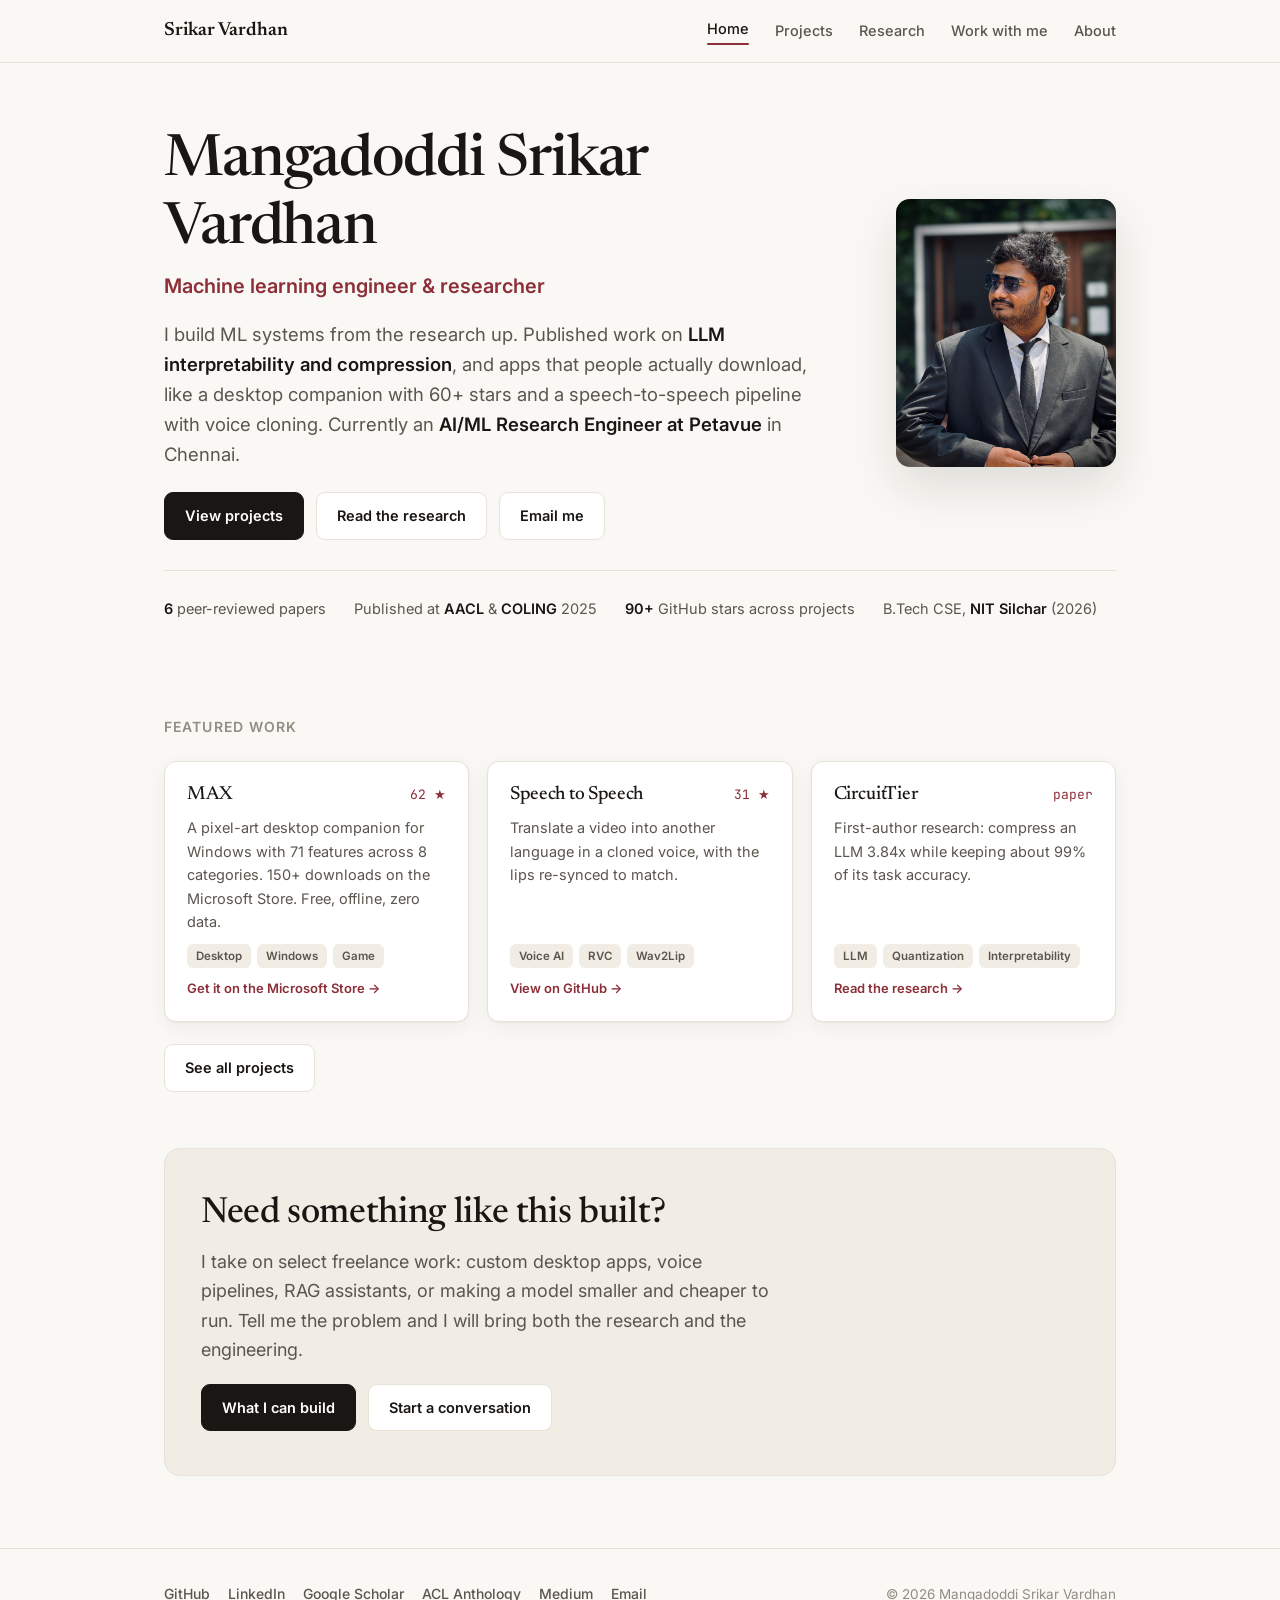
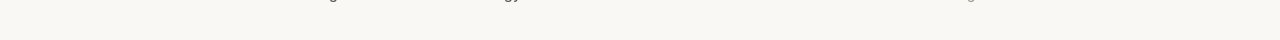
<file: index.html>
<!DOCTYPE html>
<html lang="en">
<head>
<meta charset="UTF-8" />
<meta name="viewport" content="width=device-width, initial-scale=1.0" />
<meta name="google-site-verification" content="_giff-Z99PPqWG6jwAdF71aa-b0ksn58nrspqtu5eDM" />
<title>Mangadoddi Srikar Vardhan — ML Researcher & Engineer</title>
<meta name="description" content="Mangadoddi Srikar Vardhan (Srikar Vardhan). AI/ML research engineer at Petavue. LLM interpretability and compression, voice AI, RAG, NLP. Published at AACL and COLING 2025." />
<link rel="canonical" href="https://srikarvardhan.me/" />
<meta property="og:title" content="Mangadoddi Srikar Vardhan — ML Researcher & Engineer" />
<meta property="og:description" content="I build ML systems end to end: published research on LLM interpretability and compression, plus apps people download." />
<meta property="og:url" content="https://srikarvardhan.me" />
<link rel="preconnect" href="https://fonts.googleapis.com" />
<link rel="preconnect" href="https://fonts.gstatic.com" crossorigin />
<link href="https://fonts.googleapis.com/css2?family=Newsreader:opsz,wght@6..72,400;6..72,500;6..72,600;6..72,700&family=Inter:wght@400;500;600;700&family=JetBrains+Mono:wght@400;500&display=swap" rel="stylesheet" />
<link rel="stylesheet" href="style.css" />
</head>
<body>

<nav>
  <div class="wrap nav-inner">
    <a href="index.html" class="nav-name">Srikar Vardhan</a>
    <div class="nav-links">
      <a href="index.html" class="current">Home</a>
      <a href="projects.html">Projects</a>
      <a href="research.html">Research</a>
      <a href="services.html">Work with me</a>
      <a href="about.html">About</a>
    </div>
  </div>
</nav>

<main class="wrap">

  <!-- HERO -->
  <section class="hero">
    <div class="hero-grid">
      <div>
        <h1>Mangadoddi Srikar Vardhan</h1>
        <div class="sub">Machine learning engineer & researcher</div>
        <p>
          I build ML systems from the research up. Published work on
          <b>LLM interpretability and compression</b>, and apps that people actually download,
          like a desktop companion with 60+ stars and a speech-to-speech pipeline with voice cloning.
          Currently an <b>AI/ML Research Engineer at Petavue</b> in Chennai.
        </p>
        <div class="btns" style="margin-top:22px">
          <a class="btn solid" href="projects.html">View projects</a>
          <a class="btn" href="research.html">Read the research</a>
          <a class="btn" href="https://mail.google.com/mail/?view=cm&fs=1&to=srikarvardhan2005@gmail.com" target="_blank" rel="noopener">Email me</a>
        </div>
      </div>
      <img class="portrait" src="srikar.jpeg" alt="Srikar Vardhan" style="object-position: 50% 20%;"
           onerror="this.outerHTML='&lt;div class=\'portrait-fallback\'&gt;SV&lt;/div&gt;'" />
    </div>

    <div class="facts">
      <div class="fact"><b>6</b> peer-reviewed papers</div>
      <div class="fact">Published at <b>AACL</b> &amp; <b>COLING</b> 2025</div>
      <div class="fact"><b>90+</b> GitHub stars across projects</div>
      <div class="fact">B.Tech CSE, <b>NIT Silchar</b> (2026)</div>
    </div>
  </section>

  <!-- FEATURED WORK -->
  <section class="reveal">
    <div class="sec-title">Featured work</div>
    <div class="grid cols-3">
      <a class="card" href="https://apps.microsoft.com/detail/9PNMMDNHJW9J" target="_blank" rel="noopener">
        <div class="card-top"><h3>MAX</h3><span class="stars">62 ★</span></div>
        <div class="desc">A pixel-art desktop companion for Windows with 71 features across 8 categories. 150+ downloads on the Microsoft Store. Free, offline, zero data.</div>
        <div class="tags"><span class="tag">Desktop</span><span class="tag">Windows</span><span class="tag">Game</span></div>
        <span class="go">Get it on the Microsoft Store →</span>
      </a>
      <a class="card" href="https://github.com/M-SRIKAR-VARDHAN/speech-to-speech-with-lipsync" target="_blank" rel="noopener">
        <div class="card-top"><h3>Speech to Speech</h3><span class="stars">31 ★</span></div>
        <div class="desc">Translate a video into another language in a cloned voice, with the lips re-synced to match.</div>
        <div class="tags"><span class="tag">Voice AI</span><span class="tag">RVC</span><span class="tag">Wav2Lip</span></div>
        <span class="go">View on GitHub →</span>
      </a>
      <a class="card" href="research.html">
        <div class="card-top"><h3>CircuitTier</h3><span class="stars">paper</span></div>
        <div class="desc">First-author research: compress an LLM 3.84x while keeping about 99% of its task accuracy.</div>
        <div class="tags"><span class="tag">LLM</span><span class="tag">Quantization</span><span class="tag">Interpretability</span></div>
        <span class="go">Read the research →</span>
      </a>
    </div>
    <div class="btns" style="margin-top:22px">
      <a class="btn" href="projects.html">See all projects</a>
    </div>
  </section>

  <!-- WORK WITH ME TEASER -->
  <section class="reveal">
    <div class="contact">
      <h2>Need something like this built?</h2>
      <p class="muted">I take on select freelance work: custom desktop apps, voice pipelines, RAG assistants, or making a model smaller and cheaper to run. Tell me the problem and I will bring both the research and the engineering.</p>
      <div class="btns" style="margin-top:20px">
        <a class="btn solid" href="services.html">What I can build</a>
        <a class="btn" href="https://mail.google.com/mail/?view=cm&fs=1&to=srikarvardhan2005@gmail.com" target="_blank" rel="noopener">Start a conversation</a>
      </div>
    </div>
  </section>

</main>

<footer>
  <div class="wrap foot-inner">
    <div class="foot-links">
      <a href="https://github.com/M-SRIKAR-VARDHAN" target="_blank" rel="noopener">GitHub</a>
      <a href="https://www.linkedin.com/in/srikar-vardhan/" target="_blank" rel="noopener">LinkedIn</a>
      <a href="https://scholar.google.com/citations?user=3X9GIJ8AAAAJ&hl=en" target="_blank" rel="noopener">Google Scholar</a>
      <a href="https://aclanthology.org/people/mangadoddi-srikar-vardhan/unverified/" target="_blank" rel="noopener">ACL Anthology</a>
      <a href="https://medium.com/@srikarvardhan2005" target="_blank" rel="noopener">Medium</a>
      <a href="mailto:srikarvardhan2005@gmail.com">Email</a>
    </div>
    <div class="foot-copy">© <span id="y"></span> Mangadoddi Srikar Vardhan</div>
  </div>
</footer>

<script type="application/ld+json">
{
  "@context": "https://schema.org",
  "@type": "Person",
  "name": "Mangadoddi Srikar Vardhan",
  "alternateName": "Srikar Vardhan",
  "url": "https://srikarvardhan.me",
  "email": "mailto:srikarvardhan2005@gmail.com",
  "jobTitle": "AI/ML Research Engineer",
  "worksFor": { "@type": "Organization", "name": "Petavue" },
  "alumniOf": { "@type": "CollegeOrUniversity", "name": "National Institute of Technology Silchar" },
  "knowsAbout": ["LLM interpretability", "Model compression", "Quantization", "NLP", "Machine learning", "RAG", "Speech AI"],
  "sameAs": [
    "https://github.com/M-SRIKAR-VARDHAN",
    "https://www.linkedin.com/in/srikar-vardhan/",
    "https://scholar.google.com/citations?user=3X9GIJ8AAAAJ&hl=en",
    "https://aclanthology.org/people/mangadoddi-srikar-vardhan/unverified/",
    "https://medium.com/@srikarvardhan2005"
  ]
}
</script>
<script>document.getElementById('y').textContent = new Date().getFullYear();</script>
<script src="script.js"></script>
</body>
</html>
</file>
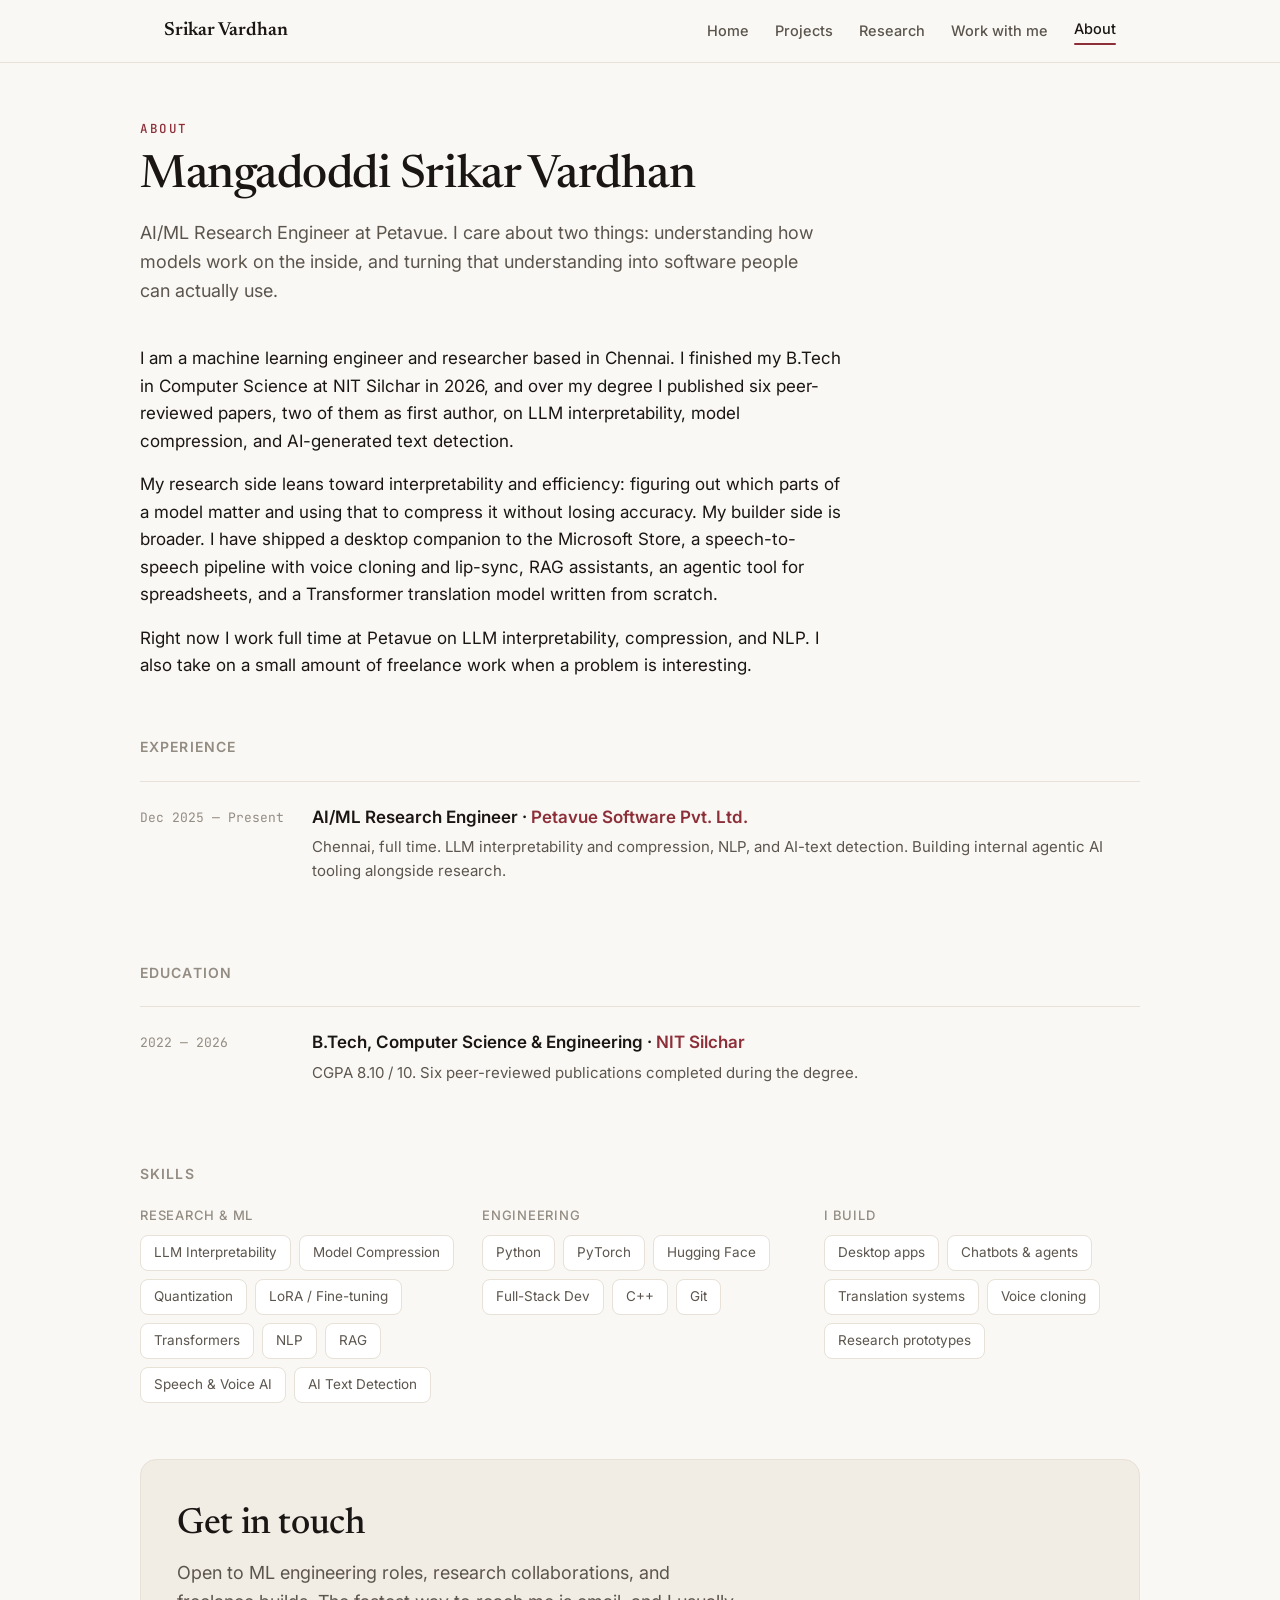
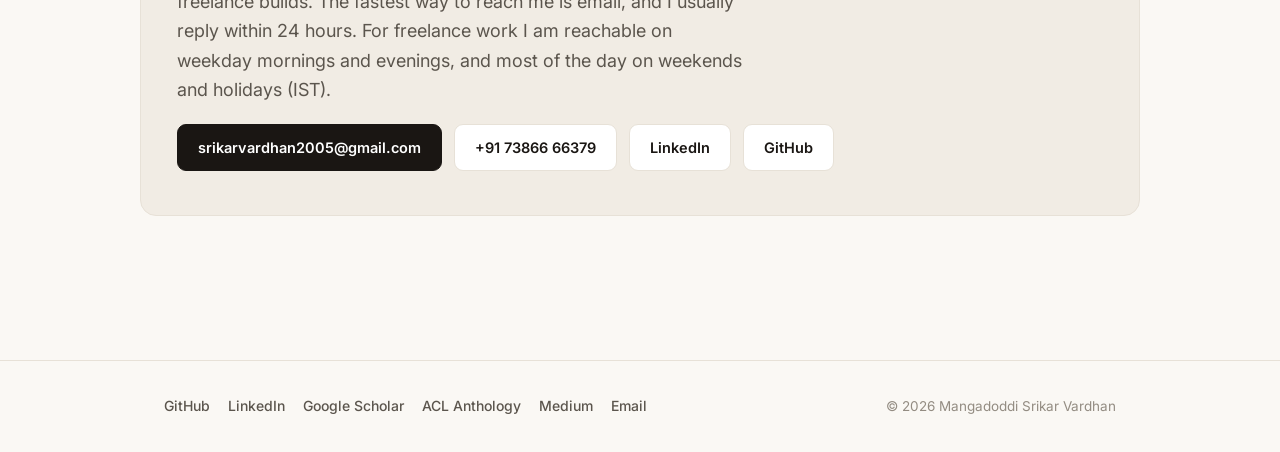
<file: about.html>
<!DOCTYPE html>
<html lang="en">
<head>
<meta charset="UTF-8" />
<meta name="viewport" content="width=device-width, initial-scale=1.0" />
<title>About — Mangadoddi Srikar Vardhan</title>
<link rel="canonical" href="https://srikarvardhan.me/about.html" />
<meta name="description" content="About Mangadoddi Srikar Vardhan: AI/ML Research Engineer at Petavue, B.Tech CSE from NIT Silchar, with six peer-reviewed publications." />
<link rel="preconnect" href="https://fonts.googleapis.com" />
<link rel="preconnect" href="https://fonts.gstatic.com" crossorigin />
<link href="https://fonts.googleapis.com/css2?family=Newsreader:opsz,wght@6..72,400;6..72,500;6..72,600;6..72,700&family=Inter:wght@400;500;600;700&family=JetBrains+Mono:wght@400;500&display=swap" rel="stylesheet" />
<link rel="stylesheet" href="style.css" />
</head>
<body>

<nav>
  <div class="wrap nav-inner">
    <a href="index.html" class="nav-name">Srikar Vardhan</a>
    <div class="nav-links">
      <a href="index.html">Home</a>
      <a href="projects.html">Projects</a>
      <a href="research.html">Research</a>
      <a href="services.html">Work with me</a>
      <a href="about.html" class="current">About</a>
    </div>
  </div>
</nav>

<main class="wrap page">
  <div class="page-head">
    <div class="kicker">About</div>
    <h1>Mangadoddi Srikar Vardhan</h1>
    <p>AI/ML Research Engineer at Petavue. I care about two things: understanding how models work on the inside, and turning that understanding into software people can actually use.</p>
  </div>

  <section>
    <div style="max-width:64ch">
      <p>I am a machine learning engineer and researcher based in Chennai. I finished my B.Tech in Computer Science at NIT Silchar in 2026, and over my degree I published six peer-reviewed papers, two of them as first author, on LLM interpretability, model compression, and AI-generated text detection.</p>
      <p>My research side leans toward interpretability and efficiency: figuring out which parts of a model matter and using that to compress it without losing accuracy. My builder side is broader. I have shipped a desktop companion to the Microsoft Store, a speech-to-speech pipeline with voice cloning and lip-sync, RAG assistants, an agentic tool for spreadsheets, and a Transformer translation model written from scratch.</p>
      <p>Right now I work full time at Petavue on LLM interpretability, compression, and NLP. I also take on a small amount of freelance work when a problem is interesting.</p>
    </div>
  </section>

  <section>
    <div class="sec-title">Experience</div>
    <div class="tl">
      <div class="when">Dec 2025 — Present</div>
      <div>
        <div class="role">AI/ML Research Engineer · <span class="org">Petavue Software Pvt. Ltd.</span></div>
        <div class="what">Chennai, full time. LLM interpretability and compression, NLP, and AI-text detection. Building internal agentic AI tooling alongside research.</div>
      </div>
    </div>
  </section>

  <section>
    <div class="sec-title">Education</div>
    <div class="tl">
      <div class="when">2022 — 2026</div>
      <div>
        <div class="role">B.Tech, Computer Science &amp; Engineering · <span class="org">NIT Silchar</span></div>
        <div class="what">CGPA 8.10 / 10. Six peer-reviewed publications completed during the degree.</div>
      </div>
    </div>
  </section>

  <section>
    <div class="sec-title">Skills</div>
    <div class="skills">
      <div>
        <h4>Research &amp; ML</h4>
        <div class="chips">
          <span class="chip">LLM Interpretability</span>
          <span class="chip">Model Compression</span>
          <span class="chip">Quantization</span>
          <span class="chip">LoRA / Fine-tuning</span>
          <span class="chip">Transformers</span>
          <span class="chip">NLP</span>
          <span class="chip">RAG</span>
          <span class="chip">Speech &amp; Voice AI</span>
          <span class="chip">AI Text Detection</span>
        </div>
      </div>
      <div>
        <h4>Engineering</h4>
        <div class="chips">
          <span class="chip">Python</span>
          <span class="chip">PyTorch</span>
          <span class="chip">Hugging Face</span>
          <span class="chip">Full-Stack Dev</span>
          <span class="chip">C++</span>
          <span class="chip">Git</span>
        </div>
      </div>
      <div>
        <h4>I build</h4>
        <div class="chips">
          <span class="chip">Desktop apps</span>
          <span class="chip">Chatbots &amp; agents</span>
          <span class="chip">Translation systems</span>
          <span class="chip">Voice cloning</span>
          <span class="chip">Research prototypes</span>
        </div>
      </div>
    </div>
  </section>

  <section>
    <div class="contact">
      <h2>Get in touch</h2>
      <p class="muted">Open to ML engineering roles, research collaborations, and freelance builds. The fastest way to reach me is email, and I usually reply within 24 hours. For freelance work I am reachable on weekday mornings and evenings, and most of the day on weekends and holidays (IST).</p>
      <div class="btns" style="margin-top:20px">
        <a class="btn solid" href="https://mail.google.com/mail/?view=cm&fs=1&to=srikarvardhan2005@gmail.com" target="_blank" rel="noopener">srikarvardhan2005@gmail.com</a>
        <a class="btn" href="tel:+917386666379">+91 73866 66379</a>
        <a class="btn" href="https://www.linkedin.com/in/srikar-vardhan/" target="_blank" rel="noopener">LinkedIn</a>
        <a class="btn" href="https://github.com/M-SRIKAR-VARDHAN" target="_blank" rel="noopener">GitHub</a>
      </div>
    </div>
  </section>

</main>

<footer>
  <div class="wrap foot-inner">
    <div class="foot-links">
      <a href="https://github.com/M-SRIKAR-VARDHAN" target="_blank" rel="noopener">GitHub</a>
      <a href="https://www.linkedin.com/in/srikar-vardhan/" target="_blank" rel="noopener">LinkedIn</a>
      <a href="https://scholar.google.com/citations?user=3X9GIJ8AAAAJ&hl=en" target="_blank" rel="noopener">Google Scholar</a>
      <a href="https://aclanthology.org/people/mangadoddi-srikar-vardhan/unverified/" target="_blank" rel="noopener">ACL Anthology</a>
      <a href="https://medium.com/@srikarvardhan2005" target="_blank" rel="noopener">Medium</a>
      <a href="mailto:srikarvardhan2005@gmail.com">Email</a>
    </div>
    <div class="foot-copy">© <span id="y"></span> Mangadoddi Srikar Vardhan</div>
  </div>
</footer>

<script>document.getElementById('y').textContent = new Date().getFullYear();</script>
<script src="script.js"></script>
</body>
</html>
</file>
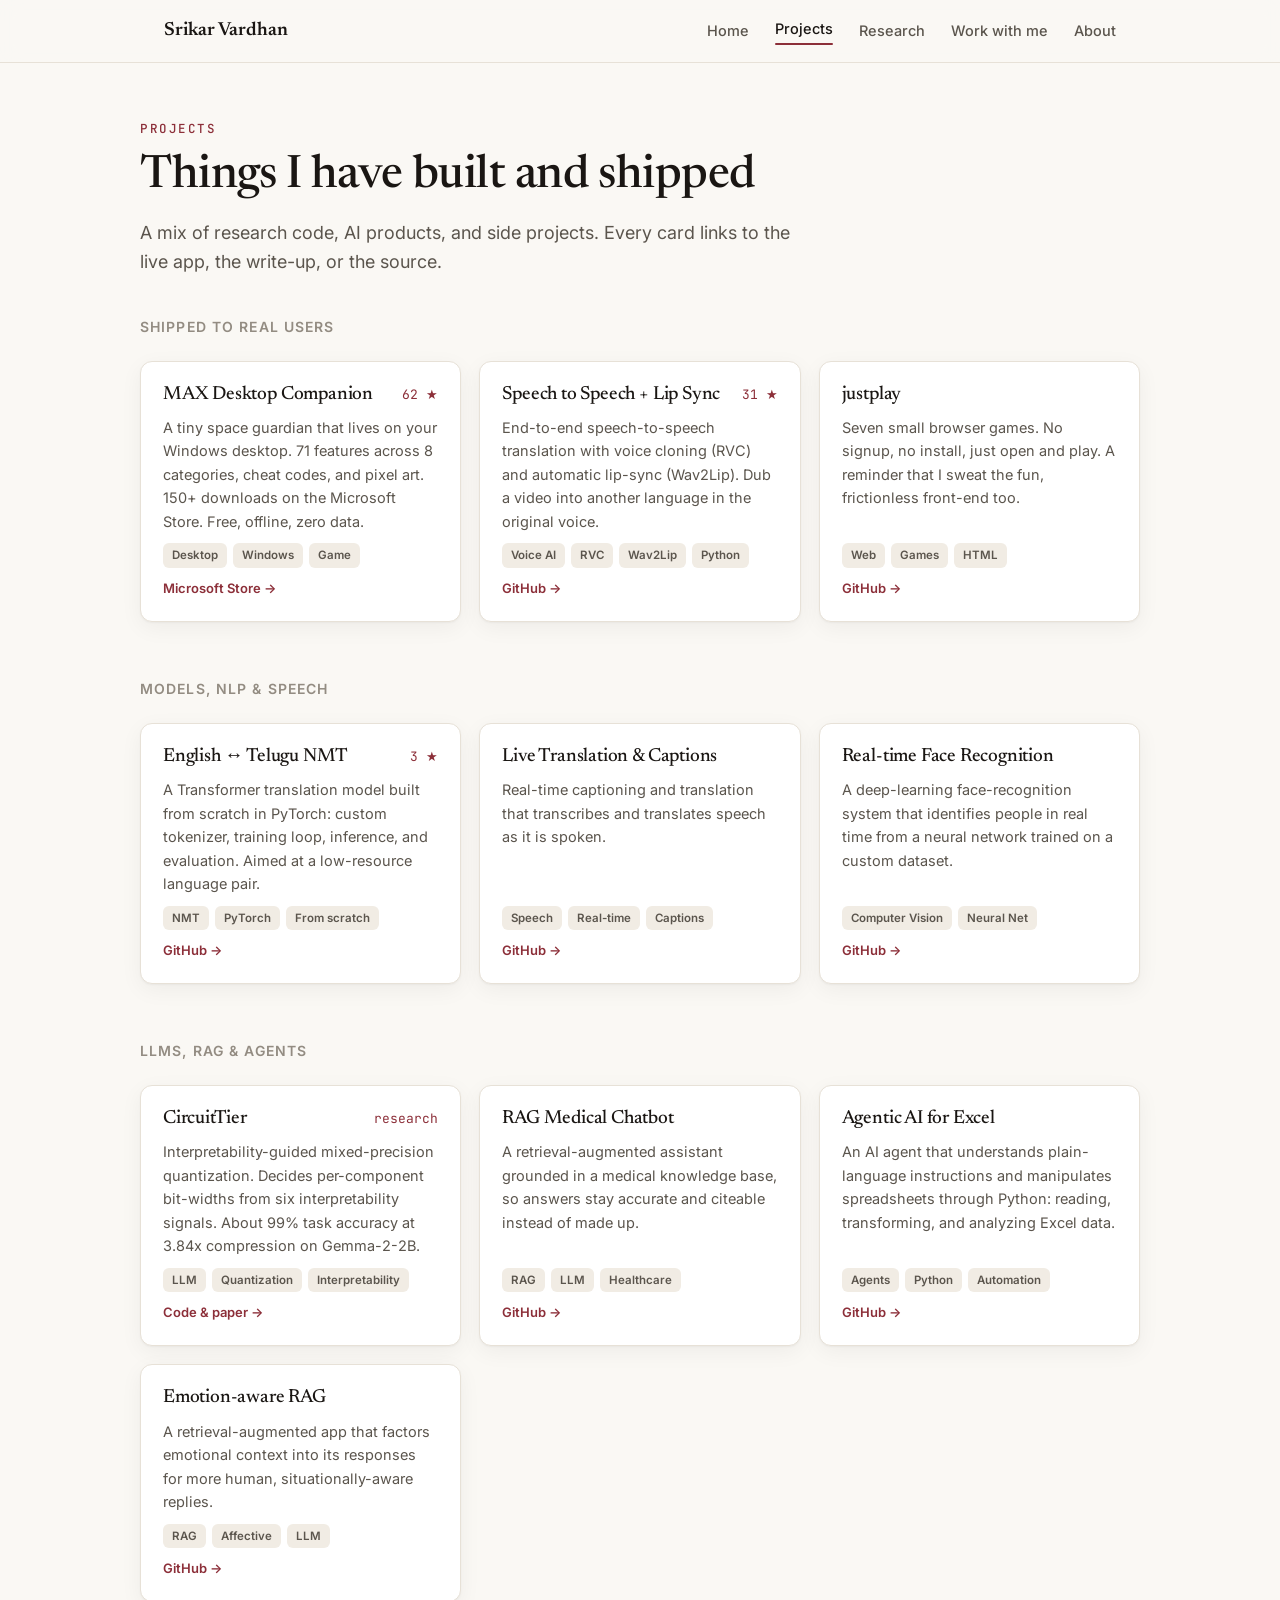
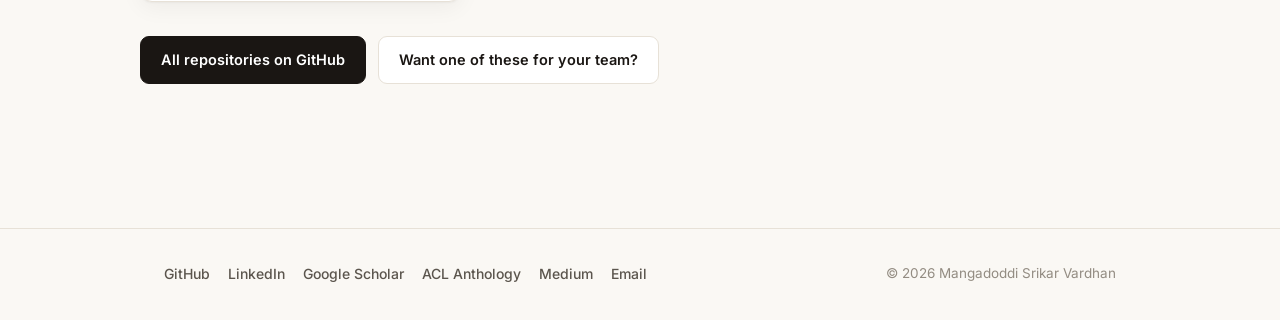
<file: projects.html>
<!DOCTYPE html>
<html lang="en">
<head>
<meta charset="UTF-8" />
<meta name="viewport" content="width=device-width, initial-scale=1.0" />
<title>Projects — Mangadoddi Srikar Vardhan</title>
<link rel="canonical" href="https://srikarvardhan.me/projects.html" />
<meta name="description" content="Projects by Srikar Vardhan: MAX desktop companion, speech-to-speech with lip-sync, Transformer NMT, RAG chatbots, agentic AI, and more." />
<link rel="preconnect" href="https://fonts.googleapis.com" />
<link rel="preconnect" href="https://fonts.gstatic.com" crossorigin />
<link href="https://fonts.googleapis.com/css2?family=Newsreader:opsz,wght@6..72,400;6..72,500;6..72,600;6..72,700&family=Inter:wght@400;500;600;700&family=JetBrains+Mono:wght@400;500&display=swap" rel="stylesheet" />
<link rel="stylesheet" href="style.css" />
</head>
<body>

<nav>
  <div class="wrap nav-inner">
    <a href="index.html" class="nav-name">Srikar Vardhan</a>
    <div class="nav-links">
      <a href="index.html">Home</a>
      <a href="projects.html" class="current">Projects</a>
      <a href="research.html">Research</a>
      <a href="services.html">Work with me</a>
      <a href="about.html">About</a>
    </div>
  </div>
</nav>

<main class="wrap page">
  <div class="page-head">
    <div class="kicker">Projects</div>
    <h1>Things I have built and shipped</h1>
    <p>A mix of research code, AI products, and side projects. Every card links to the live app, the write-up, or the source.</p>
  </div>

  <section>
    <div class="sec-title">Shipped to real users</div>
    <div class="grid cols-3">

      <a class="card" href="https://apps.microsoft.com/detail/9PNMMDNHJW9J" target="_blank" rel="noopener">
        <div class="card-top"><h3>MAX Desktop Companion</h3><span class="stars">62 ★</span></div>
        <div class="desc">A tiny space guardian that lives on your Windows desktop. 71 features across 8 categories, cheat codes, and pixel art. 150+ downloads on the Microsoft Store. Free, offline, zero data.</div>
        <div class="tags"><span class="tag">Desktop</span><span class="tag">Windows</span><span class="tag">Game</span></div>
        <span class="go">Microsoft Store →</span>
      </a>

      <a class="card" href="https://github.com/M-SRIKAR-VARDHAN/speech-to-speech-with-lipsync" target="_blank" rel="noopener">
        <div class="card-top"><h3>Speech to Speech + Lip Sync</h3><span class="stars">31 ★</span></div>
        <div class="desc">End-to-end speech-to-speech translation with voice cloning (RVC) and automatic lip-sync (Wav2Lip). Dub a video into another language in the original voice.</div>
        <div class="tags"><span class="tag">Voice AI</span><span class="tag">RVC</span><span class="tag">Wav2Lip</span><span class="tag">Python</span></div>
        <span class="go">GitHub →</span>
      </a>

      <a class="card" href="https://github.com/M-SRIKAR-VARDHAN/justplay" target="_blank" rel="noopener">
        <div class="card-top"><h3>justplay</h3></div>
        <div class="desc">Seven small browser games. No signup, no install, just open and play. A reminder that I sweat the fun, frictionless front-end too.</div>
        <div class="tags"><span class="tag">Web</span><span class="tag">Games</span><span class="tag">HTML</span></div>
        <span class="go">GitHub →</span>
      </a>

    </div>
  </section>

  <section>
    <div class="sec-title">Models, NLP &amp; speech</div>
    <div class="grid cols-3">

      <a class="card" href="https://github.com/M-SRIKAR-VARDHAN/eng-te-Transformer-NMT" target="_blank" rel="noopener">
        <div class="card-top"><h3>English ↔ Telugu NMT</h3><span class="stars">3 ★</span></div>
        <div class="desc">A Transformer translation model built from scratch in PyTorch: custom tokenizer, training loop, inference, and evaluation. Aimed at a low-resource language pair.</div>
        <div class="tags"><span class="tag">NMT</span><span class="tag">PyTorch</span><span class="tag">From scratch</span></div>
        <span class="go">GitHub →</span>
      </a>

      <a class="card" href="https://github.com/M-SRIKAR-VARDHAN/live_translation" target="_blank" rel="noopener">
        <div class="card-top"><h3>Live Translation &amp; Captions</h3></div>
        <div class="desc">Real-time captioning and translation that transcribes and translates speech as it is spoken.</div>
        <div class="tags"><span class="tag">Speech</span><span class="tag">Real-time</span><span class="tag">Captions</span></div>
        <span class="go">GitHub →</span>
      </a>

      <a class="card" href="https://github.com/M-SRIKAR-VARDHAN/Neural-network-for-real-time-face-recognition" target="_blank" rel="noopener">
        <div class="card-top"><h3>Real-time Face Recognition</h3></div>
        <div class="desc">A deep-learning face-recognition system that identifies people in real time from a neural network trained on a custom dataset.</div>
        <div class="tags"><span class="tag">Computer Vision</span><span class="tag">Neural Net</span></div>
        <span class="go">GitHub →</span>
      </a>

    </div>
  </section>

  <section>
    <div class="sec-title">LLMs, RAG &amp; agents</div>
    <div class="grid cols-3">

      <a class="card" href="https://github.com/M-SRIKAR-VARDHAN/circuit-tier-anon" target="_blank" rel="noopener">
        <div class="card-top"><h3>CircuitTier</h3><span class="stars">research</span></div>
        <div class="desc">Interpretability-guided mixed-precision quantization. Decides per-component bit-widths from six interpretability signals. About 99% task accuracy at 3.84x compression on Gemma-2-2B.</div>
        <div class="tags"><span class="tag">LLM</span><span class="tag">Quantization</span><span class="tag">Interpretability</span></div>
        <span class="go">Code &amp; paper →</span>
      </a>

      <a class="card" href="https://github.com/M-SRIKAR-VARDHAN/RAG-Medical-Chatbot" target="_blank" rel="noopener">
        <div class="card-top"><h3>RAG Medical Chatbot</h3></div>
        <div class="desc">A retrieval-augmented assistant grounded in a medical knowledge base, so answers stay accurate and citeable instead of made up.</div>
        <div class="tags"><span class="tag">RAG</span><span class="tag">LLM</span><span class="tag">Healthcare</span></div>
        <span class="go">GitHub →</span>
      </a>

      <a class="card" href="https://github.com/M-SRIKAR-VARDHAN/petavue_assesment" target="_blank" rel="noopener">
        <div class="card-top"><h3>Agentic AI for Excel</h3></div>
        <div class="desc">An AI agent that understands plain-language instructions and manipulates spreadsheets through Python: reading, transforming, and analyzing Excel data.</div>
        <div class="tags"><span class="tag">Agents</span><span class="tag">Python</span><span class="tag">Automation</span></div>
        <span class="go">GitHub →</span>
      </a>

      <a class="card" href="https://github.com/M-SRIKAR-VARDHAN/emotion_rag_app" target="_blank" rel="noopener">
        <div class="card-top"><h3>Emotion-aware RAG</h3></div>
        <div class="desc">A retrieval-augmented app that factors emotional context into its responses for more human, situationally-aware replies.</div>
        <div class="tags"><span class="tag">RAG</span><span class="tag">Affective</span><span class="tag">LLM</span></div>
        <span class="go">GitHub →</span>
      </a>

    </div>
  </section>

  <div class="btns" style="margin-top:34px">
    <a class="btn solid" href="https://github.com/M-SRIKAR-VARDHAN?tab=repositories" target="_blank" rel="noopener">All repositories on GitHub</a>
    <a class="btn" href="services.html">Want one of these for your team?</a>
  </div>

</main>

<footer>
  <div class="wrap foot-inner">
    <div class="foot-links">
      <a href="https://github.com/M-SRIKAR-VARDHAN" target="_blank" rel="noopener">GitHub</a>
      <a href="https://www.linkedin.com/in/srikar-vardhan/" target="_blank" rel="noopener">LinkedIn</a>
      <a href="https://scholar.google.com/citations?user=3X9GIJ8AAAAJ&hl=en" target="_blank" rel="noopener">Google Scholar</a>
      <a href="https://aclanthology.org/people/mangadoddi-srikar-vardhan/unverified/" target="_blank" rel="noopener">ACL Anthology</a>
      <a href="https://medium.com/@srikarvardhan2005" target="_blank" rel="noopener">Medium</a>
      <a href="mailto:srikarvardhan2005@gmail.com">Email</a>
    </div>
    <div class="foot-copy">© <span id="y"></span> Mangadoddi Srikar Vardhan</div>
  </div>
</footer>

<script>document.getElementById('y').textContent = new Date().getFullYear();</script>
<script src="script.js"></script>
</body>
</html>
</file>
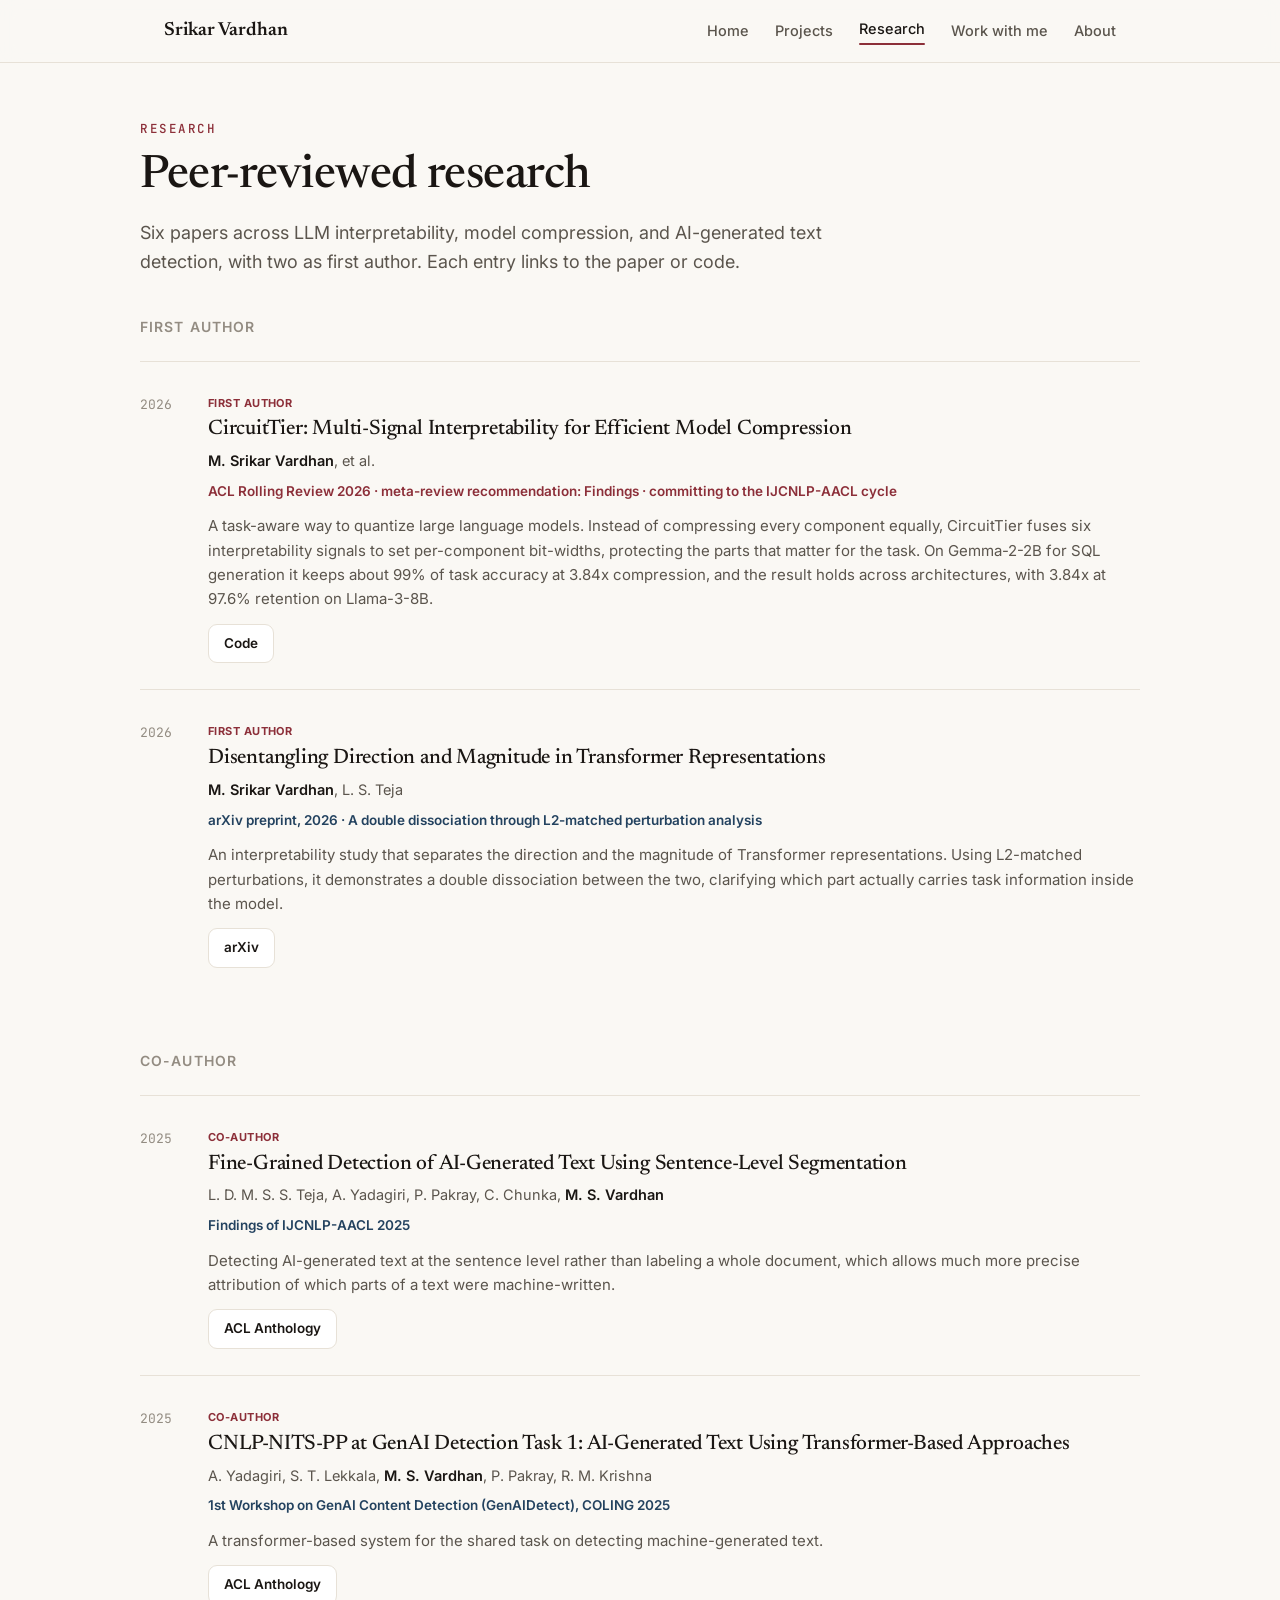
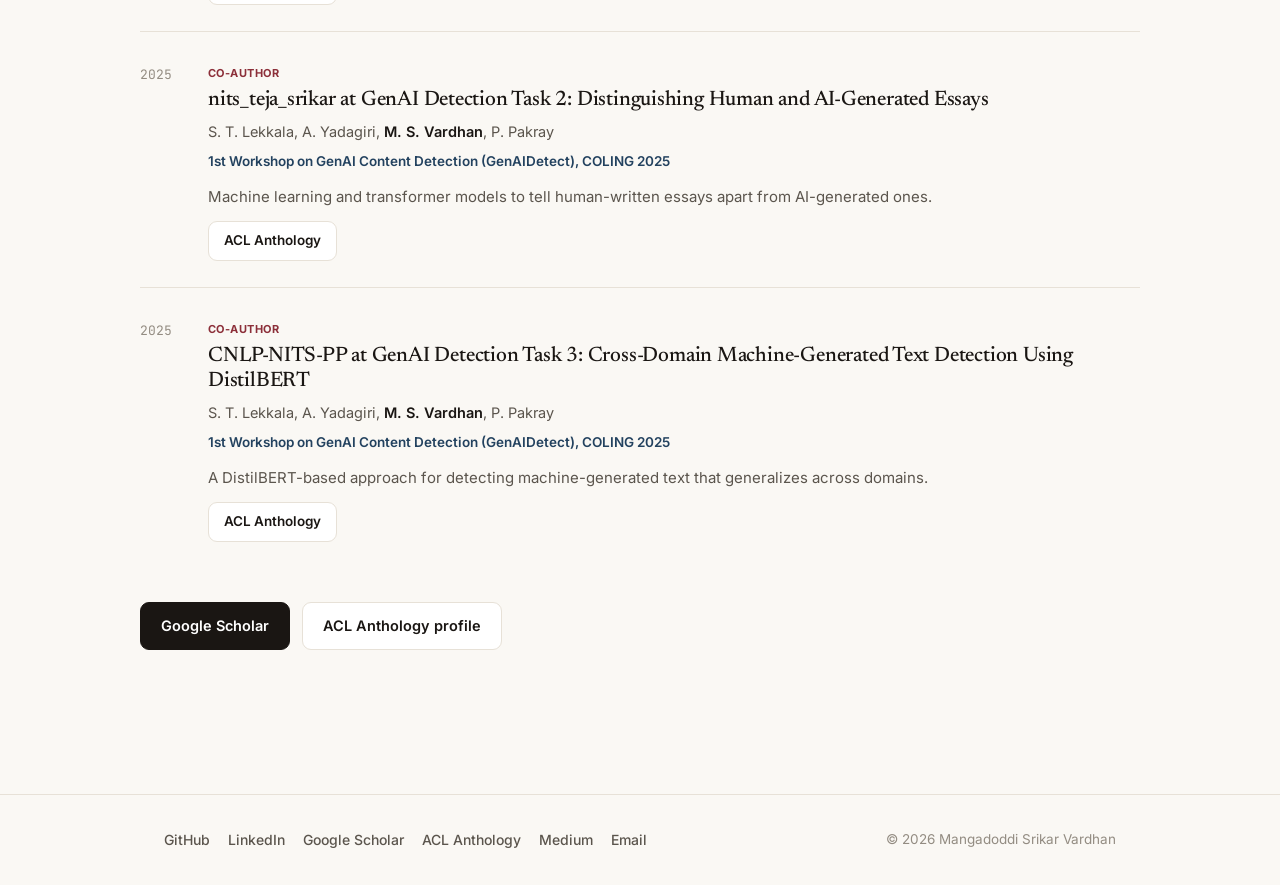
<file: research.html>
<!DOCTYPE html>
<html lang="en">
<head>
<meta charset="UTF-8" />
<meta name="viewport" content="width=device-width, initial-scale=1.0" />
<title>Research — Mangadoddi Srikar Vardhan</title>
<link rel="canonical" href="https://srikarvardhan.me/research.html" />
<meta name="description" content="Peer-reviewed research by Srikar Vardhan on LLM interpretability, model compression, and AI-generated text detection. Published at AACL and COLING 2025." />
<link rel="preconnect" href="https://fonts.googleapis.com" />
<link rel="preconnect" href="https://fonts.gstatic.com" crossorigin />
<link href="https://fonts.googleapis.com/css2?family=Newsreader:opsz,wght@6..72,400;6..72,500;6..72,600;6..72,700&family=Inter:wght@400;500;600;700&family=JetBrains+Mono:wght@400;500&display=swap" rel="stylesheet" />
<link rel="stylesheet" href="style.css" />
</head>
<body>

<nav>
  <div class="wrap nav-inner">
    <a href="index.html" class="nav-name">Srikar Vardhan</a>
    <div class="nav-links">
      <a href="index.html">Home</a>
      <a href="projects.html">Projects</a>
      <a href="research.html" class="current">Research</a>
      <a href="services.html">Work with me</a>
      <a href="about.html">About</a>
    </div>
  </div>
</nav>

<main class="wrap page">
  <div class="page-head">
    <div class="kicker">Research</div>
    <h1>Peer-reviewed research</h1>
    <p>Six papers across LLM interpretability, model compression, and AI-generated text detection, with two as first author. Each entry links to the paper or code.</p>
  </div>

  <section>
    <div class="sec-title">First author</div>

    <div class="pub">
      <div class="pub-year">2026</div>
      <div class="pub-body">
        <span class="pub-flag">First author</span>
        <h3>CircuitTier: Multi-Signal Interpretability for Efficient Model Compression</h3>
        <div class="authors"><b>M. Srikar Vardhan</b>, et al.</div>
        <div class="venue review">ACL Rolling Review 2026 · meta-review recommendation: Findings · committing to the IJCNLP-AACL cycle</div>
        <p class="summary">A task-aware way to quantize large language models. Instead of compressing every component equally, CircuitTier fuses six interpretability signals to set per-component bit-widths, protecting the parts that matter for the task. On Gemma-2-2B for SQL generation it keeps about 99% of task accuracy at 3.84x compression, and the result holds across architectures, with 3.84x at 97.6% retention on Llama-3-8B.</p>
        <div class="pub-links btns">
          <a class="btn sm" href="https://github.com/M-SRIKAR-VARDHAN/circuit-tier-anon" target="_blank" rel="noopener">Code</a>
        </div>
      </div>
    </div>

    <div class="pub">
      <div class="pub-year">2026</div>
      <div class="pub-body">
        <span class="pub-flag">First author</span>
        <h3>Disentangling Direction and Magnitude in Transformer Representations</h3>
        <div class="authors"><b>M. Srikar Vardhan</b>, L. S. Teja</div>
        <div class="venue">arXiv preprint, 2026 · A double dissociation through L2-matched perturbation analysis</div>
        <p class="summary">An interpretability study that separates the direction and the magnitude of Transformer representations. Using L2-matched perturbations, it demonstrates a double dissociation between the two, clarifying which part actually carries task information inside the model.</p>
        <div class="pub-links btns">
          <a class="btn sm" href="https://arxiv.org/abs/2602.11169" target="_blank" rel="noopener">arXiv</a>
        </div>
      </div>
    </div>
  </section>

  <section>
    <div class="sec-title">Co-author</div>

    <div class="pub">
      <div class="pub-year">2025</div>
      <div class="pub-body">
        <span class="pub-flag">Co-author</span>
        <h3>Fine-Grained Detection of AI-Generated Text Using Sentence-Level Segmentation</h3>
        <div class="authors">L. D. M. S. S. Teja, A. Yadagiri, P. Pakray, C. Chunka, <b>M. S. Vardhan</b></div>
        <div class="venue">Findings of IJCNLP-AACL 2025</div>
        <p class="summary">Detecting AI-generated text at the sentence level rather than labeling a whole document, which allows much more precise attribution of which parts of a text were machine-written.</p>
        <div class="pub-links btns">
          <a class="btn sm" href="https://aclanthology.org/2025.findings-ijcnlp.48/" target="_blank" rel="noopener">ACL Anthology</a>
        </div>
      </div>
    </div>

    <div class="pub">
      <div class="pub-year">2025</div>
      <div class="pub-body">
        <span class="pub-flag">Co-author</span>
        <h3>CNLP-NITS-PP at GenAI Detection Task 1: AI-Generated Text Using Transformer-Based Approaches</h3>
        <div class="authors">A. Yadagiri, S. T. Lekkala, <b>M. S. Vardhan</b>, P. Pakray, R. M. Krishna</div>
        <div class="venue">1st Workshop on GenAI Content Detection (GenAIDetect), COLING 2025</div>
        <p class="summary">A transformer-based system for the shared task on detecting machine-generated text.</p>
        <div class="pub-links btns">
          <a class="btn sm" href="https://aclanthology.org/people/mangadoddi-srikar-vardhan/unverified/" target="_blank" rel="noopener">ACL Anthology</a>
        </div>
      </div>
    </div>

    <div class="pub">
      <div class="pub-year">2025</div>
      <div class="pub-body">
        <span class="pub-flag">Co-author</span>
        <h3>nits_teja_srikar at GenAI Detection Task 2: Distinguishing Human and AI-Generated Essays</h3>
        <div class="authors">S. T. Lekkala, A. Yadagiri, <b>M. S. Vardhan</b>, P. Pakray</div>
        <div class="venue">1st Workshop on GenAI Content Detection (GenAIDetect), COLING 2025</div>
        <p class="summary">Machine learning and transformer models to tell human-written essays apart from AI-generated ones.</p>
        <div class="pub-links btns">
          <a class="btn sm" href="https://aclanthology.org/2025.genaidetect-1.30/" target="_blank" rel="noopener">ACL Anthology</a>
        </div>
      </div>
    </div>

    <div class="pub">
      <div class="pub-year">2025</div>
      <div class="pub-body">
        <span class="pub-flag">Co-author</span>
        <h3>CNLP-NITS-PP at GenAI Detection Task 3: Cross-Domain Machine-Generated Text Detection Using DistilBERT</h3>
        <div class="authors">S. T. Lekkala, A. Yadagiri, <b>M. S. Vardhan</b>, P. Pakray</div>
        <div class="venue">1st Workshop on GenAI Content Detection (GenAIDetect), COLING 2025</div>
        <p class="summary">A DistilBERT-based approach for detecting machine-generated text that generalizes across domains.</p>
        <div class="pub-links btns">
          <a class="btn sm" href="https://aclanthology.org/2025.genaidetect-1.38/" target="_blank" rel="noopener">ACL Anthology</a>
        </div>
      </div>
    </div>
  </section>

  <div class="btns" style="margin-top:34px">
    <a class="btn solid" href="https://scholar.google.com/citations?user=3X9GIJ8AAAAJ&hl=en" target="_blank" rel="noopener">Google Scholar</a>
    <a class="btn" href="https://aclanthology.org/people/mangadoddi-srikar-vardhan/unverified/" target="_blank" rel="noopener">ACL Anthology profile</a>
  </div>

</main>

<footer>
  <div class="wrap foot-inner">
    <div class="foot-links">
      <a href="https://github.com/M-SRIKAR-VARDHAN" target="_blank" rel="noopener">GitHub</a>
      <a href="https://www.linkedin.com/in/srikar-vardhan/" target="_blank" rel="noopener">LinkedIn</a>
      <a href="https://scholar.google.com/citations?user=3X9GIJ8AAAAJ&hl=en" target="_blank" rel="noopener">Google Scholar</a>
      <a href="https://aclanthology.org/people/mangadoddi-srikar-vardhan/unverified/" target="_blank" rel="noopener">ACL Anthology</a>
      <a href="https://medium.com/@srikarvardhan2005" target="_blank" rel="noopener">Medium</a>
      <a href="mailto:srikarvardhan2005@gmail.com">Email</a>
    </div>
    <div class="foot-copy">© <span id="y"></span> Mangadoddi Srikar Vardhan</div>
  </div>
</footer>

<script>document.getElementById('y').textContent = new Date().getFullYear();</script>
<script src="script.js"></script>
</body>
</html>
</file>
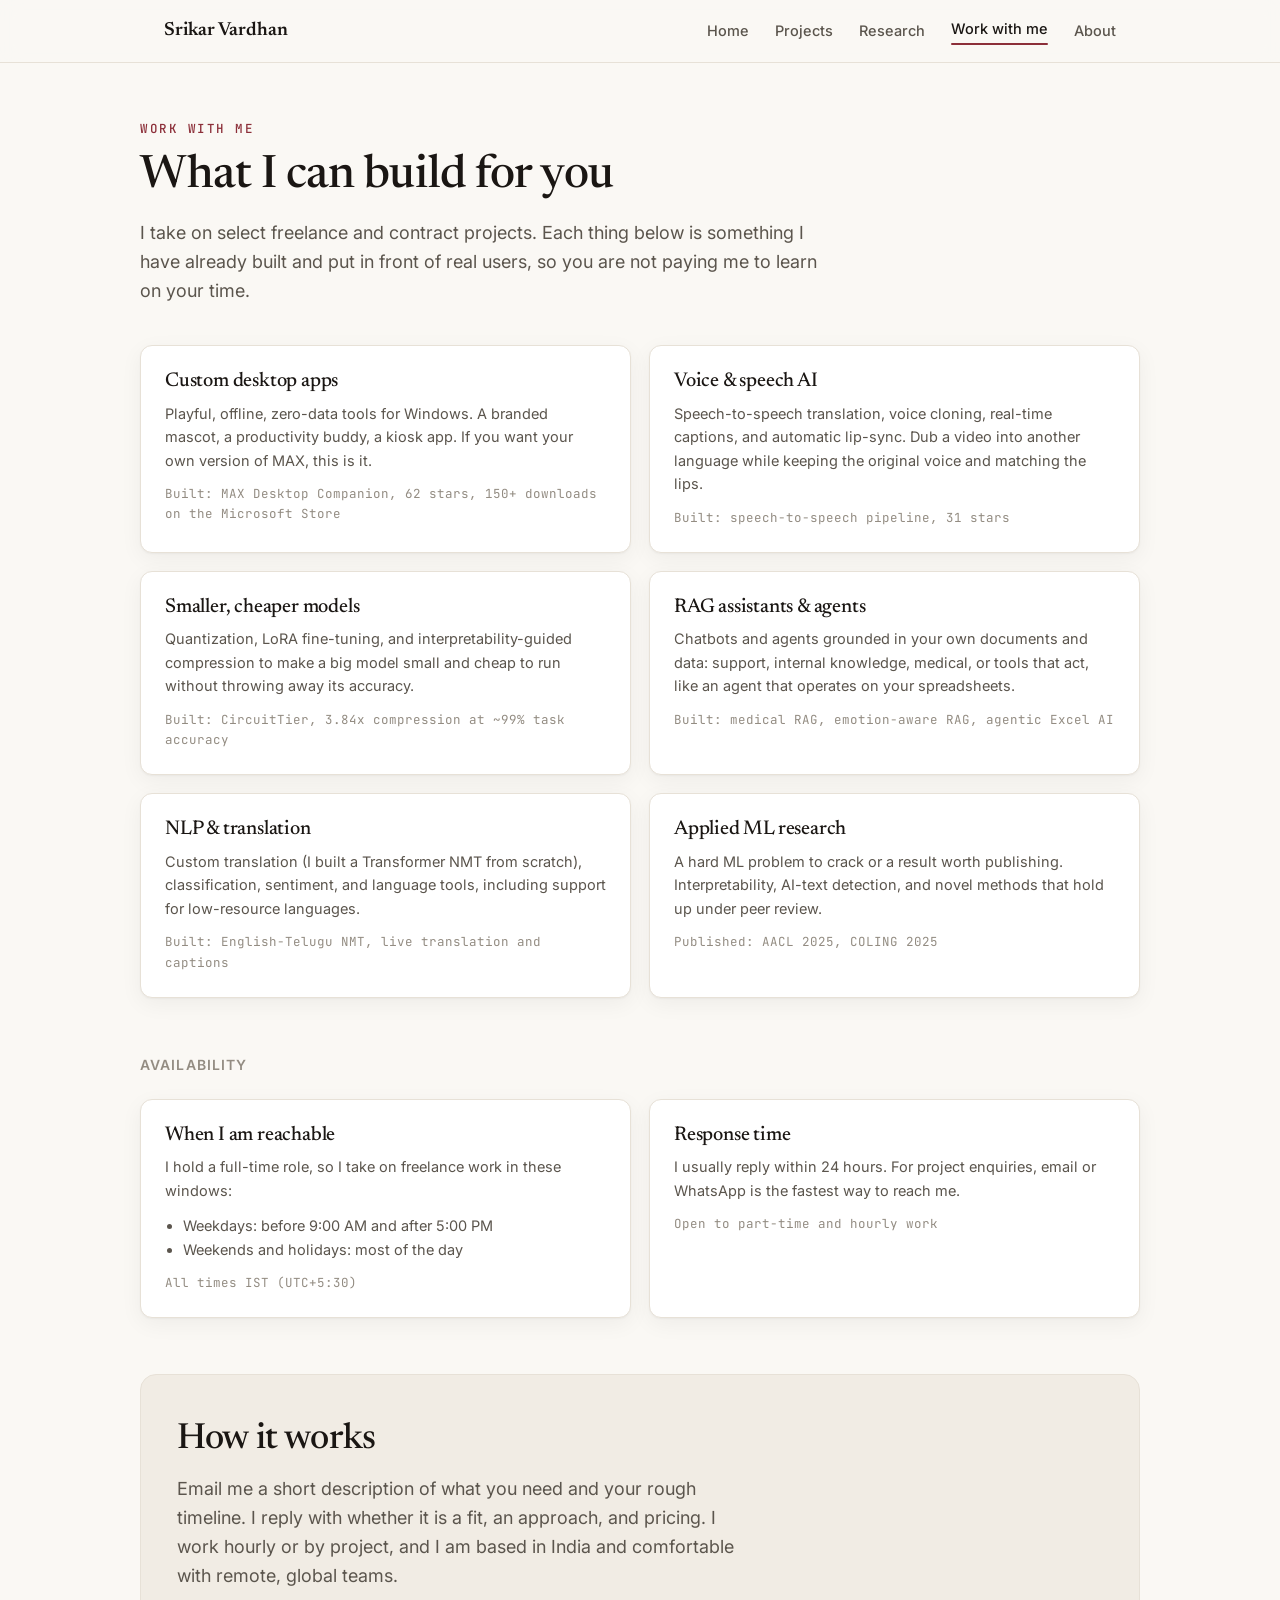
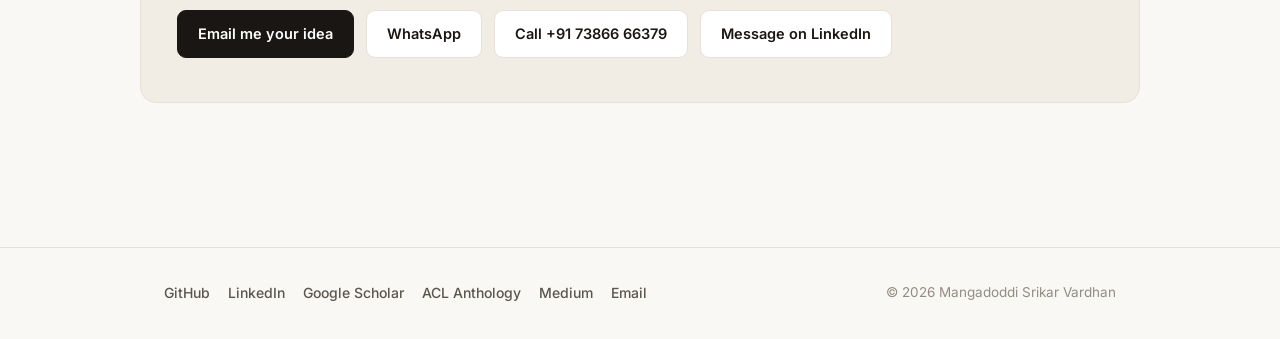
<file: services.html>
<!DOCTYPE html>
<html lang="en">
<head>
<meta charset="UTF-8" />
<meta name="viewport" content="width=device-width, initial-scale=1.0" />
<title>Work with me — Mangadoddi Srikar Vardhan</title>
<link rel="canonical" href="https://srikarvardhan.me/services.html" />
<meta name="description" content="Freelance and contract AI/ML work with Srikar Vardhan: custom desktop apps, voice and speech AI, LLM compression, RAG assistants, NLP, and applied research." />
<link rel="preconnect" href="https://fonts.googleapis.com" />
<link rel="preconnect" href="https://fonts.gstatic.com" crossorigin />
<link href="https://fonts.googleapis.com/css2?family=Newsreader:opsz,wght@6..72,400;6..72,500;6..72,600;6..72,700&family=Inter:wght@400;500;600;700&family=JetBrains+Mono:wght@400;500&display=swap" rel="stylesheet" />
<link rel="stylesheet" href="style.css" />
</head>
<body>

<nav>
  <div class="wrap nav-inner">
    <a href="index.html" class="nav-name">Srikar Vardhan</a>
    <div class="nav-links">
      <a href="index.html">Home</a>
      <a href="projects.html">Projects</a>
      <a href="research.html">Research</a>
      <a href="services.html" class="current">Work with me</a>
      <a href="about.html">About</a>
    </div>
  </div>
</nav>

<main class="wrap page">
  <div class="page-head">
    <div class="kicker">Work with me</div>
    <h1>What I can build for you</h1>
    <p>I take on select freelance and contract projects. Each thing below is something I have already built and put in front of real users, so you are not paying me to learn on your time.</p>
  </div>

  <section>
    <div class="grid cols-2">

      <div class="svc">
        <h3>Custom desktop apps</h3>
        <p>Playful, offline, zero-data tools for Windows. A branded mascot, a productivity buddy, a kiosk app. If you want your own version of MAX, this is it.</p>
        <div class="proof">Built: <a href="https://apps.microsoft.com/detail/9PNMMDNHJW9J" target="_blank" rel="noopener">MAX Desktop Companion, 62 stars, 150+ downloads on the Microsoft Store</a></div>
      </div>

      <div class="svc">
        <h3>Voice &amp; speech AI</h3>
        <p>Speech-to-speech translation, voice cloning, real-time captions, and automatic lip-sync. Dub a video into another language while keeping the original voice and matching the lips.</p>
        <div class="proof">Built: <a href="https://github.com/M-SRIKAR-VARDHAN/speech-to-speech-with-lipsync" target="_blank" rel="noopener">speech-to-speech pipeline, 31 stars</a></div>
      </div>

      <div class="svc">
        <h3>Smaller, cheaper models</h3>
        <p>Quantization, LoRA fine-tuning, and interpretability-guided compression to make a big model small and cheap to run without throwing away its accuracy.</p>
        <div class="proof">Built: CircuitTier, 3.84x compression at ~99% task accuracy</div>
      </div>

      <div class="svc">
        <h3>RAG assistants &amp; agents</h3>
        <p>Chatbots and agents grounded in your own documents and data: support, internal knowledge, medical, or tools that act, like an agent that operates on your spreadsheets.</p>
        <div class="proof">Built: medical RAG, emotion-aware RAG, agentic Excel AI</div>
      </div>

      <div class="svc">
        <h3>NLP &amp; translation</h3>
        <p>Custom translation (I built a Transformer NMT from scratch), classification, sentiment, and language tools, including support for low-resource languages.</p>
        <div class="proof">Built: English-Telugu NMT, live translation and captions</div>
      </div>

      <div class="svc">
        <h3>Applied ML research</h3>
        <p>A hard ML problem to crack or a result worth publishing. Interpretability, AI-text detection, and novel methods that hold up under peer review.</p>
        <div class="proof">Published: AACL 2025, COLING 2025</div>
      </div>

    </div>
  </section>

  <section>
    <div class="sec-title">Availability</div>
    <div class="grid cols-2">
      <div class="svc">
        <h3>When I am reachable</h3>
        <p>I hold a full-time role, so I take on freelance work in these windows:</p>
        <ul style="margin:0 0 12px; padding-left:18px; color:var(--ink-soft); font-size:14.5px;">
          <li>Weekdays: before 9:00 AM and after 5:00 PM</li>
          <li>Weekends and holidays: most of the day</li>
        </ul>
        <div class="proof">All times IST (UTC+5:30)</div>
      </div>
      <div class="svc">
        <h3>Response time</h3>
        <p>I usually reply within 24 hours. For project enquiries, email or WhatsApp is the fastest way to reach me.</p>
        <div class="proof">Open to part-time and hourly work</div>
      </div>
    </div>
  </section>

  <section>
    <div class="contact">
      <h2>How it works</h2>
      <p class="muted">Email me a short description of what you need and your rough timeline. I reply with whether it is a fit, an approach, and pricing. I work hourly or by project, and I am based in India and comfortable with remote, global teams.</p>
      <div class="btns" style="margin-top:20px">
        <a class="btn solid" href="https://mail.google.com/mail/?view=cm&fs=1&to=srikarvardhan2005@gmail.com&su=Project%20enquiry" target="_blank" rel="noopener">Email me your idea</a>
        <a class="btn" href="https://wa.me/917386666379?text=Hi%20Srikar%2C%20I%20saw%20your%20portfolio" target="_blank" rel="noopener">WhatsApp</a>
        <a class="btn" href="tel:+917386666379">Call +91 73866 66379</a>
        <a class="btn" href="https://www.linkedin.com/in/srikar-vardhan/" target="_blank" rel="noopener">Message on LinkedIn</a>
      </div>
    </div>
  </section>

</main>

<footer>
  <div class="wrap foot-inner">
    <div class="foot-links">
      <a href="https://github.com/M-SRIKAR-VARDHAN" target="_blank" rel="noopener">GitHub</a>
      <a href="https://www.linkedin.com/in/srikar-vardhan/" target="_blank" rel="noopener">LinkedIn</a>
      <a href="https://scholar.google.com/citations?user=3X9GIJ8AAAAJ&hl=en" target="_blank" rel="noopener">Google Scholar</a>
      <a href="https://aclanthology.org/people/mangadoddi-srikar-vardhan/unverified/" target="_blank" rel="noopener">ACL Anthology</a>
      <a href="https://medium.com/@srikarvardhan2005" target="_blank" rel="noopener">Medium</a>
      <a href="mailto:srikarvardhan2005@gmail.com">Email</a>
    </div>
    <div class="foot-copy">© <span id="y"></span> Mangadoddi Srikar Vardhan</div>
  </div>
</footer>

<script>document.getElementById('y').textContent = new Date().getFullYear();</script>
<script src="script.js"></script>
</body>
</html>
</file>
<file: style.css>
/* =======================================================
   Srikar Vardhan — portfolio styles (shared across pages)
   Palette: warm paper, ink black, single garnet accent.
   ======================================================= */
:root {
  --bg: #faf8f4;
  --bg-2: #f1ece4;
  --card: #ffffff;
  --ink: #1a1613;
  --ink-soft: #5b554d;
  --ink-faint: #938c82;
  --line: #e7e1d7;
  --accent: #8c2f39;
  --accent-soft: #a84551;
  --navy: #23425f;
  --shadow: 0 1px 2px rgba(26,22,19,.04), 0 6px 22px rgba(26,22,19,.05);
  --shadow-lg: 0 20px 48px rgba(26,22,19,.12);
  --radius: 12px;
  --maxw: 1000px;
}
* { box-sizing: border-box; }
html { scroll-behavior: smooth; }
body {
  margin: 0; background: var(--bg); color: var(--ink);
  font-family: 'Inter', system-ui, -apple-system, sans-serif;
  font-size: 17px; line-height: 1.62; -webkit-font-smoothing: antialiased;
}
h1,h2,h3,h4 { font-family: 'Newsreader', Georgia, serif; font-weight: 500; line-height: 1.18; letter-spacing: -.01em; margin: 0; }
p { margin: 0 0 1rem; }
a { color: var(--accent); text-decoration: none; }
a:hover { text-decoration: underline; text-underline-offset: 3px; }
.mono { font-family: 'JetBrains Mono', monospace; }
.wrap { max-width: var(--maxw); margin: 0 auto; padding: 0 24px; }
.accent { color: var(--accent); }
.muted { color: var(--ink-soft); }
img { max-width: 100%; display: block; }

/* ---------- nav ---------- */
nav {
  position: sticky; top: 0; z-index: 50;
  background: rgba(250,248,244,.85); backdrop-filter: blur(10px);
  border-bottom: 1px solid var(--line);
}
.nav-inner { display: flex; align-items: center; justify-content: space-between; height: 62px; }
.nav-name { font-family: 'Newsreader', serif; font-size: 19px; font-weight: 600; color: var(--ink); }
.nav-name:hover { text-decoration: none; }
.nav-links { display: flex; gap: 26px; align-items: center; }
.nav-links a { color: var(--ink-soft); font-size: 14.5px; font-weight: 500; }
.nav-links a:hover { color: var(--accent); text-decoration: none; }
.nav-links a.current { color: var(--ink); }
.nav-links a.current::after { content: ""; display: block; height: 2px; background: var(--accent); margin-top: 2px; border-radius: 2px; }
@media (max-width: 680px){ .nav-links { gap: 16px; } .nav-links a { font-size: 13.5px; } .nav-name { font-size: 17px; } }

/* ---------- generic page ---------- */
.page { padding: 56px 0 72px; }
.page-head { margin-bottom: 40px; }
.kicker { font-family: 'JetBrains Mono', monospace; font-size: 12.5px; font-weight: 500; color: var(--accent); letter-spacing: .12em; text-transform: uppercase; }
.page-head h1 { font-size: clamp(32px, 5vw, 46px); margin: 10px 0 0; }
.page-head p { color: var(--ink-soft); font-size: 18px; max-width: 62ch; margin: 14px 0 0; }
section + section { margin-top: 56px; }
.sec-title { font-size: 14px; font-weight: 600; font-family: 'Inter',sans-serif; text-transform: uppercase; letter-spacing: .08em; color: var(--ink-faint); margin-bottom: 22px; }

/* ---------- buttons ---------- */
.btns { display: flex; flex-wrap: wrap; gap: 12px; }
.btn {
  display: inline-flex; align-items: center; gap: 8px;
  padding: 11px 20px; border-radius: 9px; font-size: 14.5px; font-weight: 600;
  border: 1px solid var(--line); background: var(--card); color: var(--ink); transition: .16s ease;
}
.btn:hover { text-decoration: none; transform: translateY(-1px); box-shadow: var(--shadow); border-color: #d8d0c2; }
.btn.solid { background: var(--ink); color: #fff; border-color: var(--ink); }
.btn.solid:hover { background: var(--accent); border-color: var(--accent); }
.btn.sm { padding: 8px 15px; font-size: 13.5px; }

/* ---------- home hero ---------- */
.hero { padding: 64px 0 40px; }
.hero-grid { display: grid; grid-template-columns: 1fr auto; gap: 48px; align-items: center; }
.hero h1 { font-size: clamp(38px, 6vw, 58px); margin: 0 0 6px; letter-spacing: -.02em; }
.hero .sub { font-size: clamp(17px,2.2vw,20px); color: var(--accent); font-weight: 600; margin-bottom: 18px; }
.hero p { font-size: 18.5px; color: var(--ink-soft); max-width: 56ch; }
.hero p b { color: var(--ink); font-weight: 600; }
.portrait { width: 220px; height: 268px; border-radius: 14px; background: var(--bg-2); object-fit: cover; box-shadow: var(--shadow-lg); }
.portrait-fallback {
  width: 220px; height: 268px; border-radius: 14px; display: grid; place-items: center;
  background: linear-gradient(160deg, var(--navy), var(--accent)); color: #fff;
  font-family: 'Newsreader', serif; font-size: 68px; box-shadow: var(--shadow-lg);
}
@media (max-width: 760px){
  .hero-grid { grid-template-columns: 1fr; gap: 28px; }
  .portrait, .portrait-fallback { width: 150px; height: 184px; font-size: 48px; order: -1; }
}

/* ---------- facts row ---------- */
.facts { display: flex; flex-wrap: wrap; gap: 10px 28px; margin-top: 30px; padding-top: 26px; border-top: 1px solid var(--line); }
.fact { font-size: 14.5px; color: var(--ink-soft); }
.fact b { color: var(--ink); font-weight: 600; }

/* ---------- cards grid ---------- */
.grid { display: grid; gap: 18px; }
.grid.cols-3 { grid-template-columns: repeat(3, 1fr); }
.grid.cols-2 { grid-template-columns: repeat(2, 1fr); }
@media (max-width: 820px){ .grid.cols-3 { grid-template-columns: 1fr 1fr; } }
@media (max-width: 560px){ .grid.cols-3, .grid.cols-2 { grid-template-columns: 1fr; } }

.card {
  background: var(--card); border: 1px solid var(--line); border-radius: var(--radius);
  padding: 22px; box-shadow: var(--shadow); transition: .18s ease;
  display: flex; flex-direction: column; gap: 10px; height: 100%;
}
a.card { color: var(--ink); }
a.card:hover { text-decoration: none; transform: translateY(-3px); box-shadow: var(--shadow-lg); border-color: #d8d0c2; }
.card-top { display: flex; align-items: baseline; justify-content: space-between; gap: 10px; }
.card h3 { font-size: 19px; }
.card .stars { font-family: 'JetBrains Mono', monospace; font-size: 13px; color: var(--accent); white-space: nowrap; }
.card .desc { font-size: 14.5px; color: var(--ink-soft); flex: 1; }
.tags { display: flex; flex-wrap: wrap; gap: 6px; }
.tag { font-size: 11.5px; font-weight: 600; padding: 3px 9px; border-radius: 6px; background: var(--bg-2); color: var(--ink-soft); }
.card .go { font-size: 13px; font-weight: 600; color: var(--accent); }

/* ---------- services ---------- */
.svc { background: var(--card); border: 1px solid var(--line); border-radius: var(--radius); padding: 24px; box-shadow: var(--shadow); height: 100%; }
.svc h3 { font-size: 20px; margin-bottom: 8px; }
.svc p { font-size: 14.5px; color: var(--ink-soft); margin-bottom: 12px; }
.svc .proof { font-size: 12.5px; color: var(--ink-faint); font-family: 'JetBrains Mono', monospace; }
.svc .proof a { color: var(--ink-faint); }

/* ---------- publications ---------- */
.pub { padding: 26px 0; border-top: 1px solid var(--line); display: flex; gap: 22px; }
.pub:first-of-type { border-top: none; padding-top: 6px; }
.pub-year { font-family: 'JetBrains Mono', monospace; font-size: 13px; color: var(--ink-faint); min-width: 46px; padding-top: 6px; }
.pub-body { flex: 1; }
.pub-flag { display: inline-block; font-size: 11px; font-weight: 700; letter-spacing: .04em; text-transform: uppercase; color: var(--accent); margin-bottom: 6px; }
.pub h3 { font-size: 21px; margin-bottom: 6px; }
.pub .authors { font-size: 14.5px; color: var(--ink-soft); margin-bottom: 8px; }
.pub .authors b { color: var(--ink); font-weight: 600; }
.pub .venue { font-size: 13.5px; color: var(--navy); font-weight: 600; }
.pub .venue.review { color: var(--accent); }
.pub .summary { font-size: 15px; color: var(--ink-soft); margin: 12px 0 0; }
.pub .pub-links { margin-top: 12px; }
@media (max-width: 600px){ .pub { flex-direction: column; gap: 8px; } }

/* ---------- timeline ---------- */
.tl { display: flex; gap: 22px; padding: 22px 0; border-top: 1px solid var(--line); }
.tl:first-of-type { border-top: none; }
.tl .when { font-family: 'JetBrains Mono', monospace; font-size: 13px; color: var(--ink-faint); min-width: 150px; padding-top: 3px; }
.tl .role { font-weight: 600; font-size: 17px; }
.tl .org { color: var(--accent); font-weight: 600; }
.tl .what { font-size: 15px; color: var(--ink-soft); margin-top: 4px; }
@media (max-width: 600px){ .tl { flex-direction: column; gap: 6px; } .tl .when { min-width: auto; } }

/* ---------- skills ---------- */
.skills { display: grid; grid-template-columns: repeat(3,1fr); gap: 26px; }
@media (max-width: 680px){ .skills { grid-template-columns: 1fr; } }
.skills h4 { font-family: 'Inter',sans-serif; font-size: 13px; text-transform: uppercase; letter-spacing: .06em; color: var(--ink-faint); margin-bottom: 12px; }
.chips { display: flex; flex-wrap: wrap; gap: 8px; }
.chip { font-size: 13.5px; padding: 6px 13px; border-radius: 8px; background: var(--card); border: 1px solid var(--line); color: var(--ink-soft); }

/* ---------- contact block ---------- */
.contact { background: var(--bg-2); border: 1px solid var(--line); border-radius: 16px; padding: 44px 36px; }
.contact h2 { font-size: clamp(26px, 4vw, 36px); margin-bottom: 12px; }
.contact p { color: var(--ink-soft); font-size: 18px; max-width: 52ch; }

/* ---------- footer ---------- */
footer { border-top: 1px solid var(--line); margin-top: 72px; padding: 34px 0; }
.foot-inner { display: flex; flex-wrap: wrap; gap: 16px; justify-content: space-between; align-items: center; }
.foot-links { display: flex; flex-wrap: wrap; gap: 18px; }
.foot-links a { color: var(--ink-soft); font-size: 14px; font-weight: 500; }
.foot-copy { color: var(--ink-faint); font-size: 13.5px; }

/* ---------- reveal ---------- */
.reveal { opacity: 0; transform: translateY(16px); transition: opacity .55s ease, transform .55s ease; }
.reveal.in { opacity: 1; transform: none; }
@media (prefers-reduced-motion: reduce){ .reveal { opacity: 1; transform: none; } html { scroll-behavior: auto; } }
</file>
